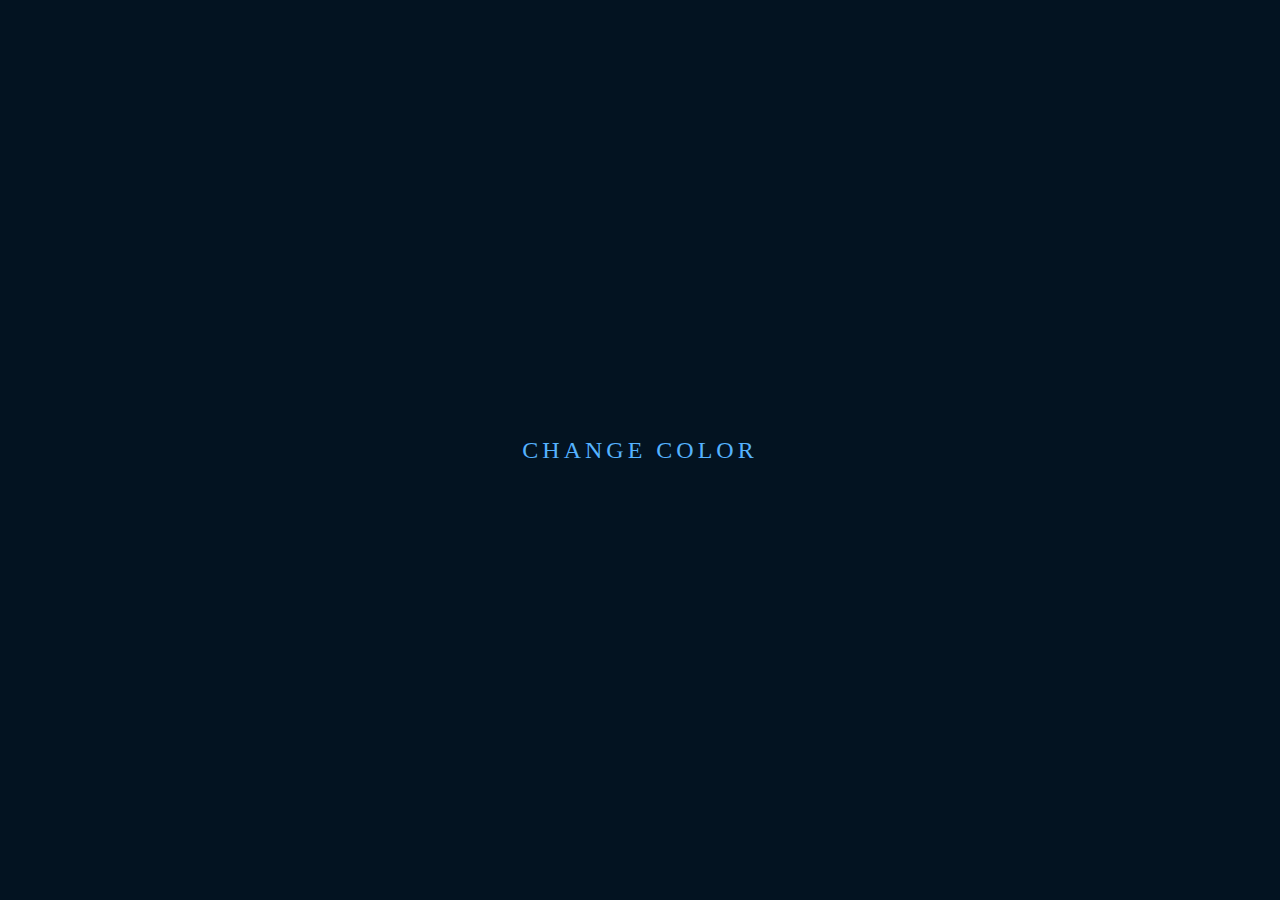
<file: Color-Changer/index.html>
<!DOCTYPE html>
<html lang="en">

<head>
    <meta charset="UTF-8">
    <meta http-equiv="X-UA-Compatible" content="IE=edge">
    <meta name="viewport" content="width=device-width, initial-scale=1.0">
    <link rel="stylesheet" href="style.css">
    <link rel="shortcut icon" type="image/jpg" href="./images/44 - da9ZRcF.png" />
    <title>Color-Changer</title>
</head>

<body>

    <a href="#" id="Anchor">
        <span></span>
        <span></span>
        <span></span>
        <span></span>
        Change Color
    </a>
    <script src="./main.js"></script>
</body>

</html>
</file>
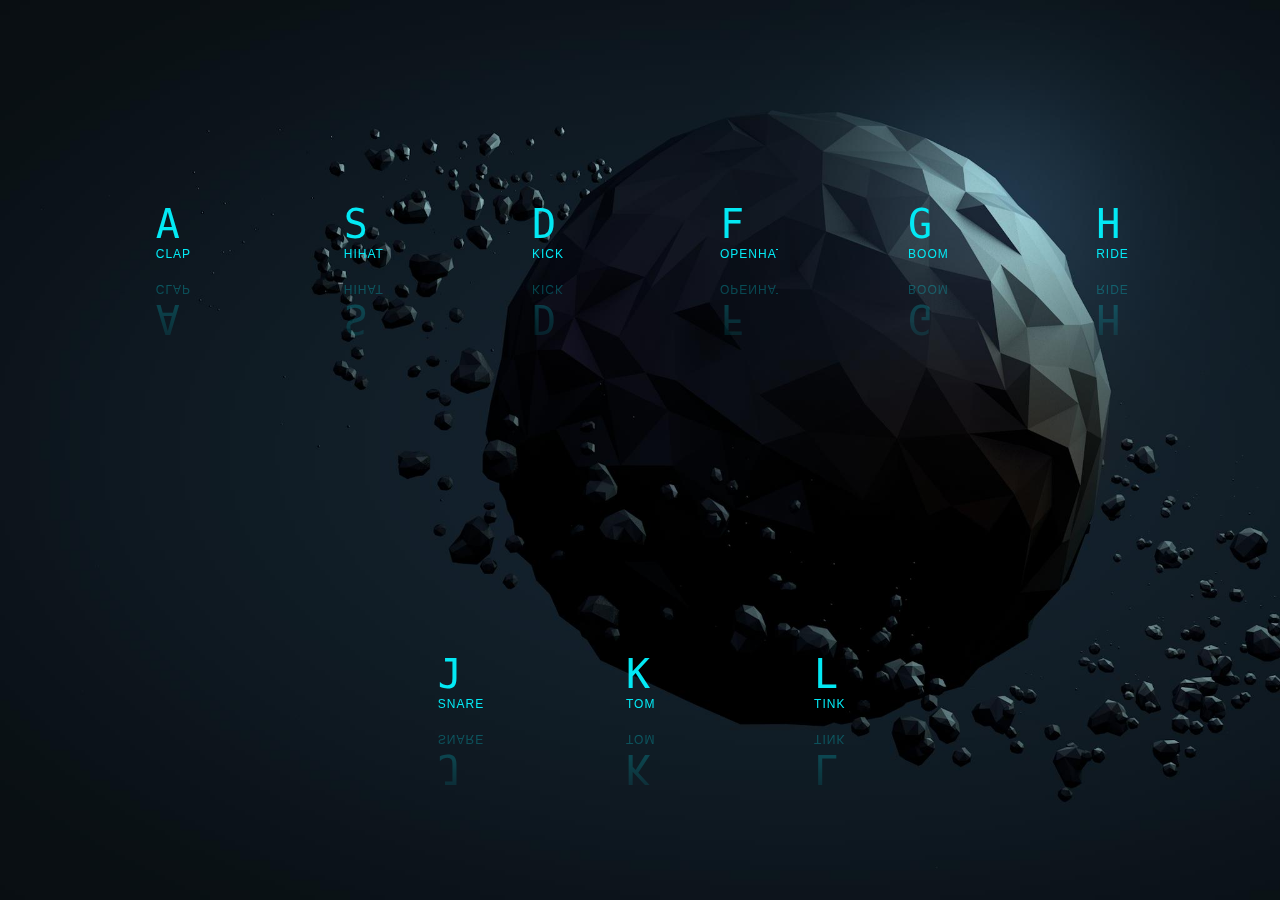
<file: Drum-Music/index.html>
<!DOCTYPE html>
<html lang="en">

<head>
    <meta charset="UTF-8">
    <meta http-equiv="X-UA-Compatible" content="IE=edge">
    <meta name="viewport" content="width=device-width, initial-scale=1.0">
    <title>Drum Kit</title>
    <link rel="stylesheet" href="style.css">
    <link rel="stylesheet" href="button animate.css">
</head>

<body>


    <!-- <a href="#">
        <span></span>
        <span></span>
        <span></span>
        <span></span>
        Neon button
    </a>
    <a href="#">
        <span></span>
        <span></span>
        <span></span>
        <span></span>
        Neon button
    </a>
    <a href="#">
        <span></span>
        <span></span>
        <span></span>
        <span></span>
        Neon button
    </a> -->



    <div class="keys">
        <div data-key="65" class="key">
            <a href="#">
                <span></span>
                <span></span>
                <span></span>
                <span></span>
                <kbd>A</kbd>
                <span class="sound">clap</span>
            </a>

        </div>
        <div data-key="83" class="key">
            <a href="#">
                <span></span>
                <span></span>
                <span></span>
                <span></span>
                <kbd>S</kbd>
                <span class="sound">hihat</span>
            </a>

        </div>
        <div data-key="68" class="key">
            <a href="#">
                <span></span>
                <span></span>
                <span></span>
                <span></span>
                <kbd>D</kbd>
                <span class="sound">kick</span>
            </a>

        </div>
        <div data-key="70" class="key">
            <a href="#">
                <span></span>
                <span></span>
                <span></span>
                <span></span>
                <kbd>F</kbd>
                <span class="sound">openhat</span>
            </a>

        </div>
        <div data-key="71" class="key">
            <a href="#">
                <span></span>
                <span></span>
                <span></span>
                <span></span>
                <kbd>G</kbd>
                <span class="sound">boom</span>
            </a>

        </div>
        <div data-key="72" class="key">
            <a href="#">
                <span></span>
                <span></span>
                <span></span>
                <span></span>
                <kbd>H</kbd>
                <span class="sound">ride</span>
            </a>

        </div>
        <div data-key="74" class="key">
            <a href="#">
                <span></span>
                <span></span>
                <span></span>
                <span></span>
                <kbd>J</kbd>
                <span class="sound">snare</span>
            </a>

        </div>
        <div data-key="75" class="key">
            <a href="#">
                <span></span>
                <span></span>
                <span></span>
                <span></span>
                <kbd>K</kbd>
                <span class="sound">tom</span>
            </a>

        </div>
        <div data-key="76" class="key">
            <a href="#">
                <span></span>
                <span></span>
                <span></span>
                <span></span>
                <kbd>L</kbd>
                <span class="sound">tink</span>
            </a>

        </div>
    </div>

    <audio data-key="65" src="sounds/clap.wav"></audio>
    <audio data-key="83" src="sounds/hihat.wav"></audio>
    <audio data-key="68" src="sounds/kick.wav"></audio>
    <audio data-key="70" src="sounds/openhat.wav"></audio>
    <audio data-key="71" src="sounds/boom.wav"></audio>
    <audio data-key="72" src="sounds/ride.wav"></audio>
    <audio data-key="74" src="sounds/snare.wav"></audio>
    <audio data-key="75" src="sounds/tom.wav"></audio>
    <audio data-key="76" src="sounds/tink.wav"></audio>

    <script src="./main.js"></script>
</body>

</html>
</file>
<file: Color-Changer/style.css>
body {
    margin: 0;
    padding: 0;
    display: flex;
    justify-content: center;
    align-items: center;
    min-height: 100vh;
    background: #031321;
    font-family: consolas;
}

a {
    position: relative;
    display: inline-block;
    padding: 15px 30px;
    color: #55b2ff;
    text-transform: uppercase;
    letter-spacing: 4px;
    text-decoration: none;
    font-size: 24px;
    overflow: hidden;
    transition: 0.2s;
}



a:hover {
    color: #38ebf8;
    background: #2196f3;
    transition-delay: 1s;
}


a span {
    position: absolute;
    display: block;
}




a span:nth-child(1) {
    top: 0;
    left: -100%;
    width: 100%;
    height: 2px;
    background: linear-gradient(90deg, transparent, #2196f3);
}



a:hover span:nth-child(1) {
    left: 100%;
    transition: 1s;
}


a span:nth-child(3) {
    bottom: 0;
    right: -100%;
    width: 100%;
    height: 2px;
    background: linear-gradient(270deg, transparent, #2196f3);
}

a:hover span:nth-child(3) {
    right: 100%;
    transition: 1s;
    transition-delay: 0.5s;
}



a span:nth-child(2) {
    top: -100%;
    right: 0;
    width: 2px;
    height: 100%;
    background: linear-gradient(180deg, transparent, #2196f3);
}

a:hover span:nth-child(2) {
    top: 100%;
    transition: 1s;
    transition-delay: 0.25s;
}



a span:nth-child(4) {
    bottom: -100%;
    left: 0;
    width: 2px;
    height: 100%;
    background: linear-gradient(360deg, transparent, #2196f3);
}

a:hover span:nth-child(4) {
    bottom: 100%;
    transition: 1s;
    transition-delay: 0.75s;
}
</file>
<file: Drum-Music/style.css>
* {
    font-size: 10px;
    background-size: cover;
}

body {
    margin: 0;
    padding: 0;
    height: 100vh;
    background-image: url("./img/29\ -\ 5AdqfiV.jpg");
    background-color: #000;
    font-family: sans-serif;
}

.keys {
    display: flex;
    flex: 1;
    min-height: 100vh;
    align-items: center;
    flex-flow: row wrap;
    justify-content: center;
}

.key {
    border-radius: .5rem;
    margin: 1rem;
    transition: all .1s ease;
    text-align: center;
}

.playing {
    transform: scale(1.01);
    border-color: #004770;
    box-shadow: 0 0 1rem #002435;
    background-color: #00c3ff;
}

kbd {
    display: block;
    font-size: 4rem;
}

.sound {
    font-size: 1.2rem;
    text-transform: uppercase;
    letter-spacing: .1rem;
}
</file>
